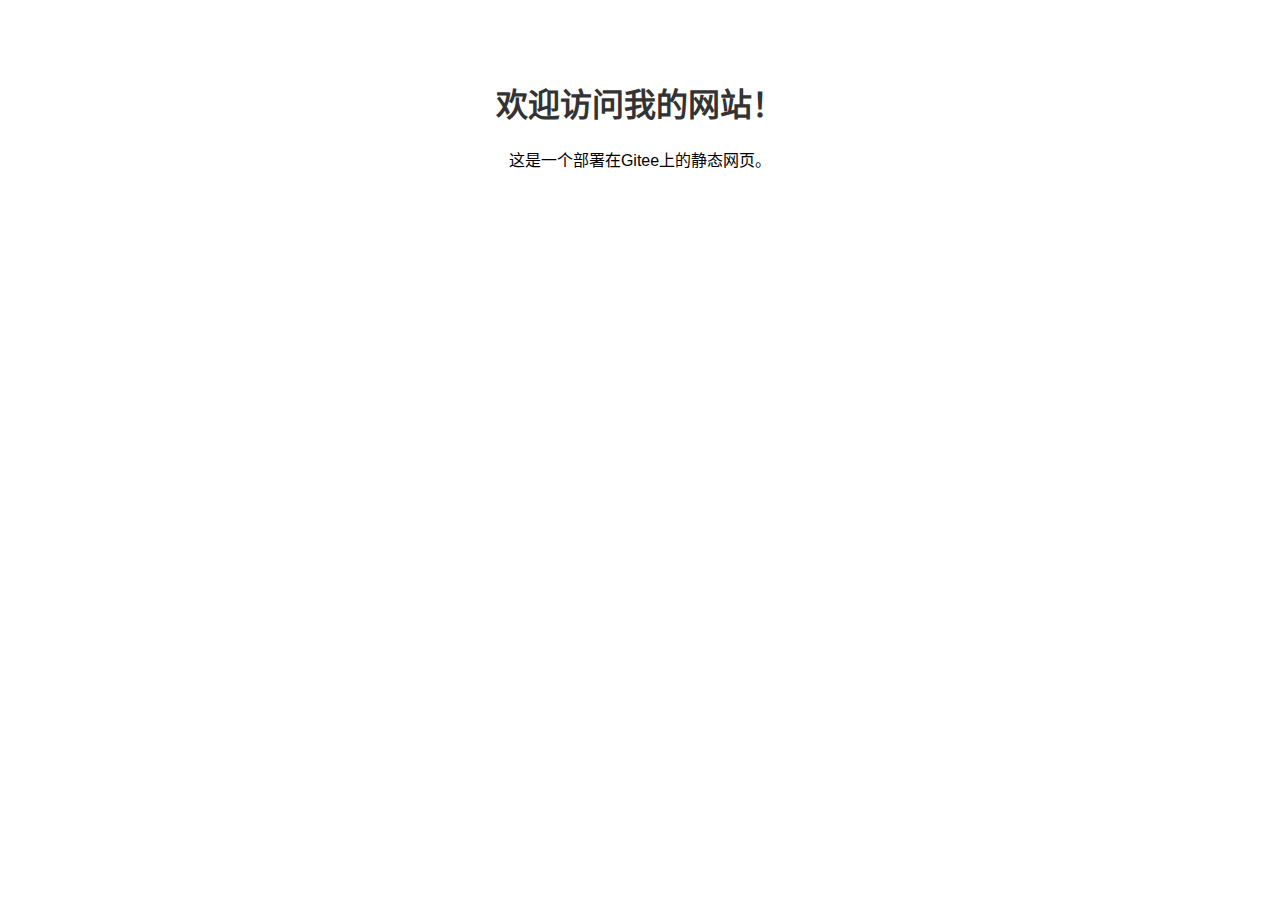
<file: index.html>
<!DOCTYPE html>
<html lang="zh-CN">
<head>
    <meta charset="UTF-8">
    <meta name="viewport" content="width=device-width, initial-scale=1.0">
    <title>我的第一个网站</title>
    <style>
        body { font-family: Arial, sans-serif; text-align: center; padding: 50px; }
        h1 { color: #333; }
    </style>
</head>
<body>
    <h1>欢迎访问我的网站！</h1>
    <p>这是一个部署在Gitee上的静态网页。</p>
</body>
</html>
</file>
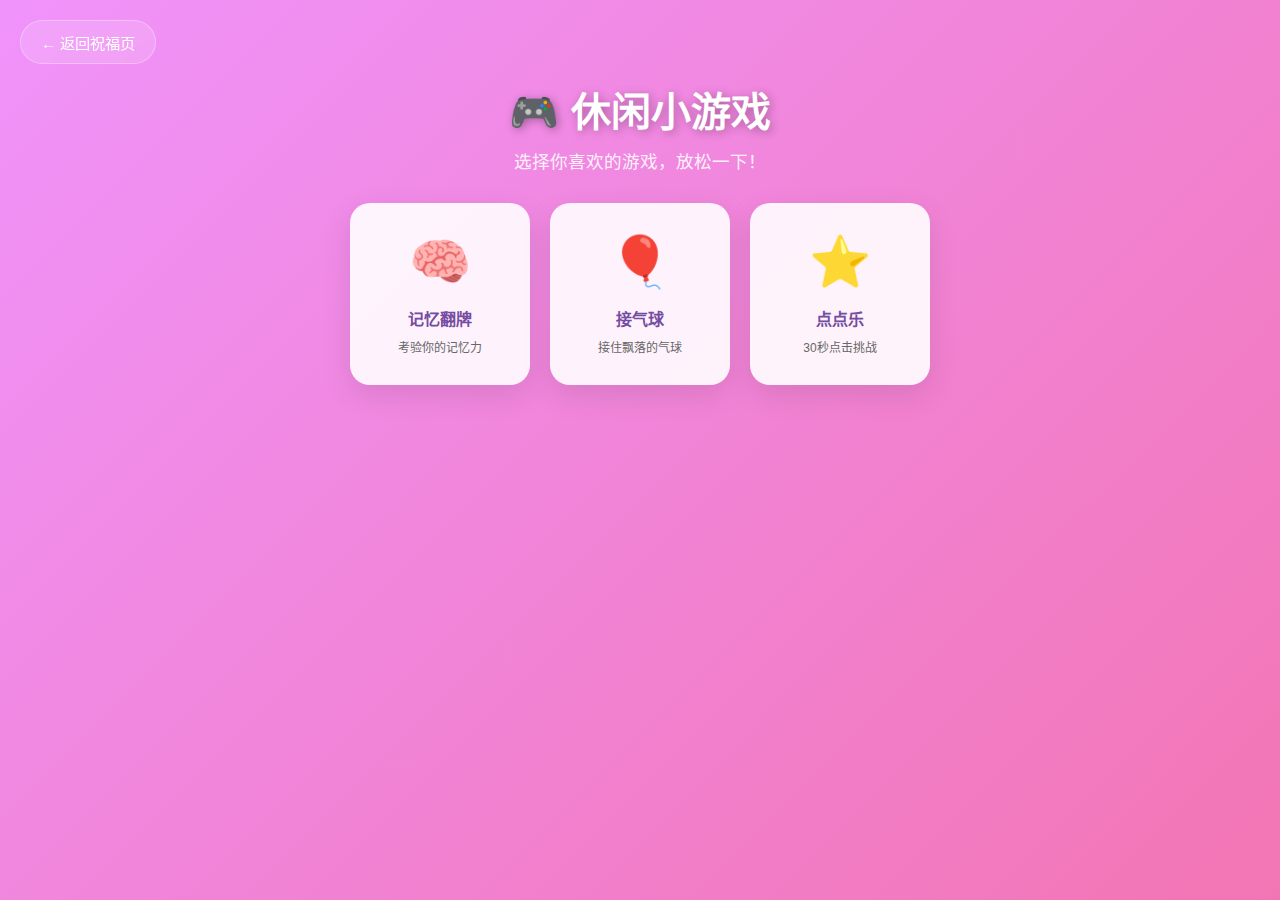
<file: games.html>
<!DOCTYPE html>
<html lang="zh-CN">
<head>
    <meta charset="UTF-8">
    <meta name="viewport" content="width=device-width, initial-scale=1.0">
    <title>休闲小游戏</title>
    <link rel="stylesheet" href="css/games.css">
</head>
<body>
    <!-- 返回按钮 -->
    <a href="index.html" class="back-btn">← 返回祝福页</a>

    <!-- 主容器 -->
    <main class="container">
        <h1>🎮 休闲小游戏</h1>
        <p class="subtitle">选择你喜欢的游戏，放松一下！</p>

        <!-- 游戏选择区 -->
        <div class="games-menu">
            <button class="game-card" onclick="showGame('memory')">
                <span class="game-icon">🧠</span>
                <h3>记忆翻牌</h3>
                <p>考验你的记忆力</p>
            </button>
            <button class="game-card" onclick="showGame('catch')">
                <span class="game-icon">🎈</span>
                <h3>接气球</h3>
                <p>接住飘落的气球</p>
            </button>
            <button class="game-card" onclick="showGame('clicker')">
                <span class="game-icon">⭐</span>
                <h3>点点乐</h3>
                <p>30秒点击挑战</p>
            </button>
        </div>

        <!-- 游戏切换按钮 -->
        <div id="game-switch" class="game-switch hidden">
            <button class="switch-btn" onclick="switchGame('memory')">🧠 记忆翻牌</button>
            <button class="switch-btn" onclick="switchGame('catch')">🎈 接气球</button>
            <button class="switch-btn" onclick="switchGame('clicker')">⭐ 点点乐</button>
            <button class="switch-btn back-menu" onclick="backToMenu()">📋 返回菜单</button>
        </div>

        <!-- 游戏区域 -->
        <div id="game-area" class="game-area hidden">
            <!-- 记忆翻牌游戏 -->
            <div id="memory-game" class="game-container hidden">
                <div class="game-header">
                    <span>步数: <span id="memory-moves">0</span></span>
                    <span>时间: <span id="memory-time">0</span>秒</span>
                    <button class="restart-btn" onclick="initMemoryGame()">重新开始</button>
                </div>
                <div class="memory-grid" id="memory-grid"></div>
            </div>

            <!-- 接气球游戏 -->
            <div id="catch-game" class="game-container hidden">
                <div class="game-header">
                    <span>得分: <span id="catch-score">0</span></span>
                    <span>生命: <span id="catch-lives">❤️❤️❤️</span></span>
                </div>
                <div class="catch-area" id="catch-area">
                    <div class="basket" id="basket">🧺</div>
                </div>
                <button class="start-game-btn" id="catch-start" onclick="startCatchGame()">开始游戏</button>
            </div>

            <!-- 点点乐游戏 -->
            <div id="clicker-game" class="game-container hidden">
                <div class="game-header">
                    <span>得分: <span id="clicker-score">0</span></span>
                    <span>时间: <span id="clicker-time">30</span>秒</span>
                </div>
                <div class="clicker-area" id="clicker-area">
                    <div class="target" id="clicker-target" onclick="hitTarget()">🎯</div>
                </div>
                <button class="start-game-btn" id="clicker-start" onclick="startClickerGame()">开始游戏</button>
            </div>
        </div>
    </main>

    <script src="js/games.js"></script>
</body>
</html>
</file>
<file: css/games.css>
/* ==================== 基础重置 ==================== */
* {
    margin: 0;
    padding: 0;
    box-sizing: border-box;
}

/* ==================== 变量定义 ==================== */
:root {
    --primary-gradient: linear-gradient(135deg, #667eea 0%, #764ba2 50%, #f093fb 100%);
    --game-gradient: linear-gradient(135deg, #f093fb 0%, #f5576c 50%, #4facfe 100%);
    --glass-bg: rgba(255, 255, 255, 0.15);
    --glass-border: rgba(255, 255, 255, 0.3);
    --card-bg: rgba(255, 255, 255, 0.9);
    --text-primary: #333;
    --text-highlight: #764ba2;
    --shadow-soft: 0 25px 50px rgba(0, 0, 0, 0.2);
    --shadow-card: 0 10px 30px rgba(0, 0, 0, 0.1);
}

/* ==================== 页面基础样式 ==================== */
body {
    font-family: 'Microsoft YaHei', 'PingFang SC', sans-serif;
    min-height: 100vh;
    background: var(--game-gradient);
    background-size: 400% 400%;
    animation: gradientBG 15s ease infinite;
    padding: 20px;
    overflow-x: hidden;
}

@keyframes gradientBG {
    0% { background-position: 0% 50%; }
    50% { background-position: 100% 50%; }
    100% { background-position: 0% 50%; }
}

/* ==================== 返回按钮 ==================== */
.back-btn {
    position: fixed;
    top: 20px;
    left: 20px;
    background: var(--glass-bg);
    backdrop-filter: blur(10px);
    padding: 10px 20px;
    border-radius: 25px;
    color: white;
    text-decoration: none;
    font-size: 0.95em;
    border: 1px solid var(--glass-border);
    transition: all 0.3s ease;
    z-index: 100;
}

.back-btn:hover {
    transform: translateX(-5px);
    background: rgba(255, 255, 255, 0.25);
}

/* ==================== 主容器 ==================== */
.container {
    max-width: 800px;
    margin: 0 auto;
    padding-top: 60px;
    text-align: center;
}

h1 {
    color: #fff;
    font-size: 2.5em;
    margin-bottom: 10px;
    text-shadow: 2px 2px 10px rgba(0, 0, 0, 0.3);
}

.subtitle {
    color: rgba(255, 255, 255, 0.9);
    font-size: 1.1em;
    margin-bottom: 30px;
}

/* ==================== 游戏菜单 ==================== */
.games-menu {
    display: flex;
    justify-content: center;
    flex-wrap: wrap;
    gap: 20px;
    margin-bottom: 30px;
}

.game-card {
    background: var(--card-bg);
    border: none;
    border-radius: 20px;
    padding: 30px 25px;
    width: 180px;
    cursor: pointer;
    transition: all 0.3s ease;
    box-shadow: var(--shadow-card);
    font-family: inherit;
}

.game-card:hover {
    transform: translateY(-10px) scale(1.05);
    box-shadow: 0 20px 40px rgba(0, 0, 0, 0.2);
}

.game-icon {
    font-size: 50px;
    display: block;
    margin-bottom: 15px;
}

.game-card h3 {
    color: var(--text-highlight);
    font-size: 1.2em;
    margin-bottom: 8px;
}

.game-card p {
    color: #666;
    font-size: 0.9em;
}

/* ==================== 游戏区域 ==================== */
.game-area {
    background: var(--glass-bg);
    backdrop-filter: blur(20px);
    border-radius: 25px;
    border: 1px solid var(--glass-border);
    padding: 25px;
    box-shadow: var(--shadow-soft);
}

.game-container {
    animation: fadeIn 0.5s ease;
}

@keyframes fadeIn {
    from { opacity: 0; transform: translateY(20px); }
    to { opacity: 1; transform: translateY(0); }
}

.game-header {
    display: flex;
    justify-content: space-between;
    align-items: center;
    margin-bottom: 20px;
    padding: 15px 20px;
    background: rgba(255, 255, 255, 0.2);
    border-radius: 15px;
    color: white;
    font-size: 1.1em;
    font-weight: bold;
}

.restart-btn, .start-game-btn {
    background: linear-gradient(135deg, #667eea 0%, #764ba2 100%);
    color: white;
    border: none;
    padding: 10px 25px;
    border-radius: 25px;
    cursor: pointer;
    font-size: 0.95em;
    font-family: inherit;
    transition: all 0.3s ease;
}

.restart-btn:hover, .start-game-btn:hover {
    transform: scale(1.05);
    box-shadow: 0 5px 15px rgba(118, 75, 162, 0.4);
}

.hidden {
    display: none !important;
}

/* ==================== 游戏切换按钮 ==================== */
.game-switch {
    display: flex;
    justify-content: center;
    flex-wrap: wrap;
    gap: 10px;
    margin-bottom: 20px;
    animation: fadeIn 0.5s ease;
}

.switch-btn {
    background: rgba(255, 255, 255, 0.2);
    color: white;
    border: 2px solid rgba(255, 255, 255, 0.3);
    padding: 10px 20px;
    border-radius: 25px;
    cursor: pointer;
    font-size: 0.95em;
    font-family: inherit;
    transition: all 0.3s ease;
}

.switch-btn:hover {
    background: rgba(255, 255, 255, 0.35);
    transform: translateY(-2px);
}

.switch-btn:active {
    transform: scale(0.95);
}

.switch-btn.back-menu {
    background: linear-gradient(135deg, #667eea 0%, #764ba2 100%);
    border-color: transparent;
}

/* ==================== 记忆翻牌游戏 ==================== */
.memory-grid {
    display: grid;
    grid-template-columns: repeat(4, 1fr);
    gap: 15px;
    max-width: 400px;
    margin: 0 auto;
}

.memory-card {
    aspect-ratio: 1;
    background: linear-gradient(135deg, #667eea 0%, #764ba2 100%);
    border-radius: 15px;
    display: flex;
    align-items: center;
    justify-content: center;
    font-size: 35px;
    cursor: pointer;
    transition: all 0.3s ease;
    user-select: none;
    box-shadow: 0 5px 15px rgba(0, 0, 0, 0.2);
}

.memory-card:hover {
    transform: scale(1.05);
}

.memory-card.flipped {
    background: white;
    transform: rotateY(180deg);
}

.memory-card.matched {
    background: linear-gradient(135deg, #11998e 0%, #38ef7d 100%);
    animation: matchPulse 0.5s ease;
}

@keyframes matchPulse {
    0%, 100% { transform: scale(1) rotateY(180deg); }
    50% { transform: scale(1.1) rotateY(180deg); }
}

/* ==================== 接气球游戏 ==================== */
.catch-area {
    position: relative;
    height: 400px;
    background: linear-gradient(180deg, rgba(135, 206, 235, 0.3) 0%, rgba(255, 255, 255, 0.1) 100%);
    border-radius: 15px;
    overflow: hidden;
    margin-bottom: 20px;
}

.basket {
    position: absolute;
    bottom: 20px;
    left: 50%;
    transform: translateX(-50%);
    font-size: 50px;
    transition: left 0.1s ease;
}

.balloon {
    position: absolute;
    font-size: 35px;
    animation: fall linear;
}

@keyframes fall {
    from { transform: translateY(-50px); }
    to { transform: translateY(450px); }
}

/* ==================== 点点乐游戏 ==================== */
.clicker-area {
    position: relative;
    height: 400px;
    background: linear-gradient(135deg, rgba(255, 255, 255, 0.1) 0%, rgba(255, 255, 255, 0.05) 100%);
    border-radius: 15px;
    overflow: hidden;
    margin-bottom: 20px;
}

.target {
    position: absolute;
    font-size: 50px;
    cursor: pointer;
    transition: all 0.2s ease;
    user-select: none;
}

.target:hover {
    transform: scale(1.2);
}

.target:active {
    transform: scale(0.9);
}

/* ==================== 响应式设计 ==================== */
@media (max-width: 600px) {
    body {
        padding: 10px;
    }

    .back-btn {
        top: 10px;
        left: 10px;
        padding: 8px 15px;
        font-size: 0.85em;
    }

    .container {
        padding-top: 50px;
    }

    h1 {
        font-size: 1.5em;
    }

    .subtitle {
        font-size: 0.95em;
        margin-bottom: 20px;
    }

    .games-menu {
        gap: 12px;
    }

    .game-card {
        width: 100px;
        padding: 15px 10px;
    }

    .game-icon {
        font-size: 35px;
        margin-bottom: 10px;
    }

    .game-card h3 {
        font-size: 1em;
    }

    .game-card p {
        font-size: 0.8em;
    }

    .game-switch {
        gap: 8px;
        margin-bottom: 15px;
    }

    .switch-btn {
        padding: 8px 14px;
        font-size: 0.85em;
    }

    .game-area {
        padding: 15px;
        border-radius: 20px;
    }

    .memory-grid {
        grid-template-columns: repeat(4, 1fr);
        gap: 8px;
    }

    .memory-card {
        font-size: 22px;
        border-radius: 10px;
    }

    .catch-area, .clicker-area {
        height: 250px;
    }

    .game-header {
        flex-wrap: wrap;
        gap: 8px;
        font-size: 0.9em;
        padding: 10px 15px;
    }

    .basket {
        font-size: 40px;
    }

    .target {
        font-size: 40px;
    }

    .restart-btn, .start-game-btn {
        padding: 8px 20px;
        font-size: 0.9em;
    }
}
</file>
